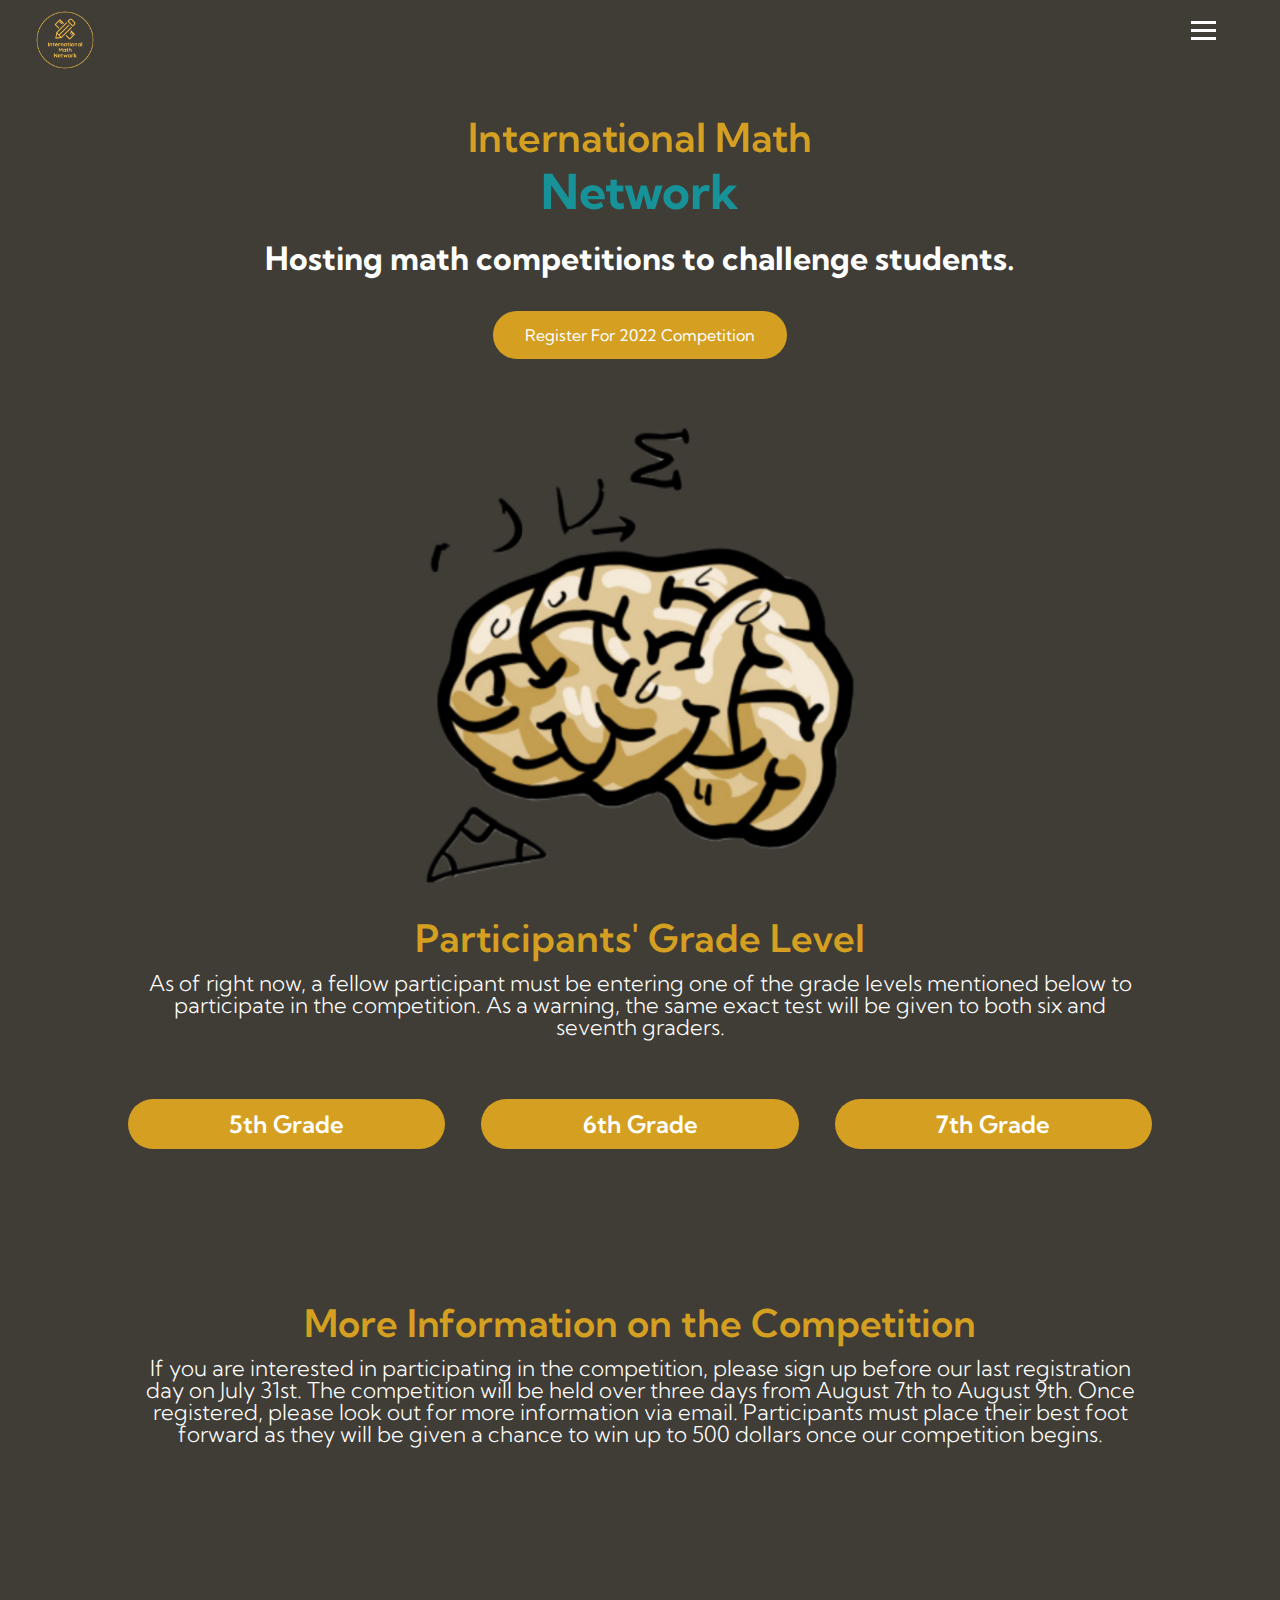
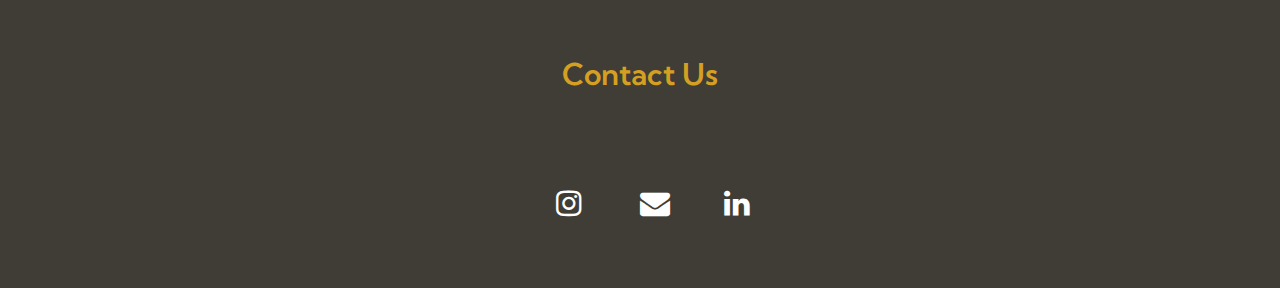
<file: index.html>
<!DOCTYPE html>
<html lang="en">
<head>
    <meta charset="UTF-8">
    <meta name="viewport" content="with=device-width, intial-scale=1.0">
    <title>International Math Network</title>
    <link rel="stylesheet" href="styles.css">
    <link rel="stylesheet" rel="stylesheet" href="https://use.fontawesome.com/releases/v5.14.0/css/all.css" integrity="shazus-HzLeBuhoNPS15KYn)x0BT+WB00EEqLpro+Bkkk5gbc67FTaL7XIGa2w1L0Xbgc" crossorigin="anonymous"/>
    <link rel="preconnect" href="https://fonts.googleapis.com">
<link rel="preconnect" href="https://fonts.gstatic.com" crossorigin>
<link href="https://fonts.googleapis.com/css2?family=Kumbh+Sans:wght@400;700&display=swap" rel="stylesheet">
<link rel="stylesheet" href="https://stackpath.bootstrapcdn.com/font-awesome/4.7.0/css/font-awesome.min.css">
</head>
<body>
    <nav class="navbar">
        <div class="navbar_container">
            <a href="/" id="navbar_logo"><img src="images/logo.png" class="logo"></a>
            <div class="navbar_toggle" id="mobile-menu">
                <span class="bar"></span>
                <span class="bar"></span>
                <span class="bar"></span>
            </div>
            <ul class="navbar_menu">
                <li class="navbar_item">
                    <a href="index.html" class="navbar_links">Home</a>
                </li>
                <li class="navbar_item">
                    <a href="aboutus.html" class="navbar_links">Team</a>
                </li>
                <li class="navbar_btn">
                    <a href="signup.html" class="button">Sign Up</a>
                </li>
            </ul>        
        </div>
    </nav>

    <!--Hero Section-->
    <div class="main">
        <div class="main_container">
            <div class="main_content">
                <h1>International Math</h1>
                <h2>Network</h2> 
                <p>Hosting math competitions to challenge students.</p>
                <button class="main_btn"><a href="signup.html">Register For 2022 Competition</a></button>
            </div>
            <div class="main_img-container">
                <img src="images/banner.png" id="main_img">
            </div>
        </div>
    </div>
    <!-----Participant Grade Level------>
    <section class="pGrade">
        <h1>Participants' Grade Level</h1>
        <p>As of right now, a fellow participant must be entering one of the grade levels mentioned below to participate in the competition. As a warning, the same exact test will be given to both six and seventh graders.</p> 
        <div class="row">
            <div class="gradenum">
                <h3>5th Grade</h3>
            </div>
            <div class="gradenum">
                <h3>6th Grade</h3>
            </div>
            <div class="gradenum">
                <h3>7th Grade</h3>
            </div>
        </div>
   </section>


    <!-----More Info------>
    <section class="mInfo">
        <h1>More Information on the Competition</h1>
        <p>If you are interested in participating in the competition, please sign up before our last registration day on <span class="bolded">July 31st</span>. The competition will be held over three days from <span class="bolded">August 7th</span> to <span class="bolded">August 9th</span>. Once registered, please look out for more information via email. Participants must place their best foot forward as they will be given a chance to win  up to 500 dollars once our competition begins. 
        </p> 
   </section>

   <!----Footer----->
   <section class="footer">
        <h4>Contact Us</h4> 
        <div class="icons">
            <a href="https://instagram.com/internationalmathnetwork_?igshid=YmMyMTA2M2Y="><i class="fa fa-instagram"></i></a>
            <a href="mailto:internationalmathnetwork@gmail.com"><i class="fa fa-envelope"></i></a>
            <a href="https://www.linkedin.com/in/international-math-network-a4a00a245/"><i class="fa fa-linkedin"></i></a>
        </div>
   </section>

    <script src="app.js"></script>
</body>
</html>
</file>
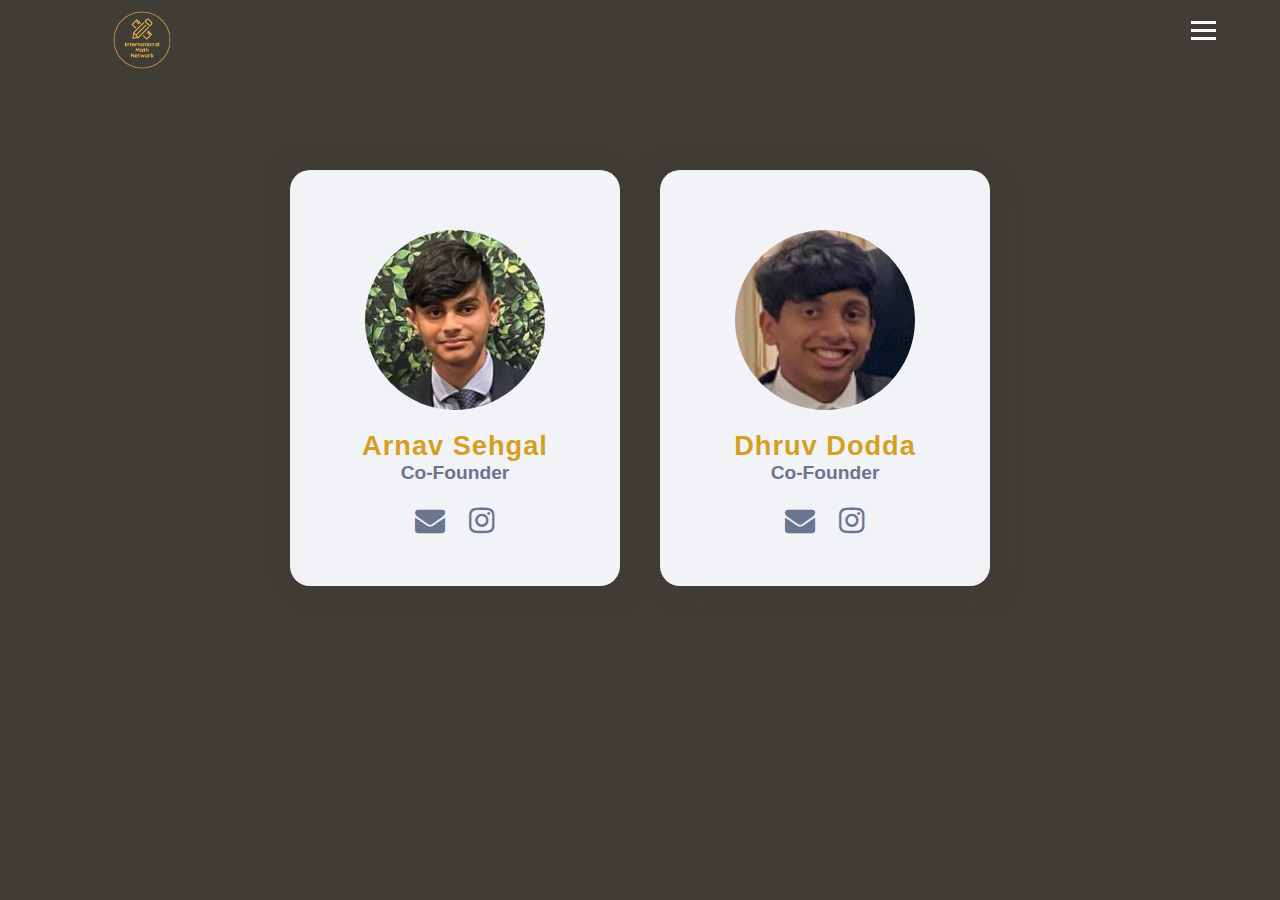
<file: aboutus.html>
<!DOCTYPE html>
<html>
    <head>
        <meta name = "viewport" content="with=device-width, intial-scale=1.0">
        <title>About Us - International Math Network</title>
        <link rel="stylesheet" href="aboutus.css">
        <link rel="stylesheet" href="https://stackpath.bootstrapcdn.com/font-awesome/4.7.0/css/font-awesome.min.css">
        <link rel="preconnect" href="https://fonts.gstatic.com" crossorigin>
        <link href="https://fonts.googleapis.com/css2?family=Kumbh+Sans:wght@400;700&display=swap" rel="stylesheet">
    </head>
    <body>
        
        <nav class="navbar">
            <div class="navbar_container">
                <a href="/" id="navbar_logo"><img src="images/logo.png" class="logo"></a>
                <div class="navbar_toggle" id="mobile-menu">
                    <span class="bar"></span>
                    <span class="bar"></span>
                    <span class="bar"></span>
                </div>
                <ul class="navbar_menu">
                    <li class="navbar_item">
                        <a href="index.html" class="navbar_links">Home</a>
                    </li>
                    <li class="navbar_item">
                        <a href="aboutus.html" class="navbar_links">Team</a>
                    </li>
                    <li class="navbar_btn">
                        <a href="signup.html" class="button">Sign Up</a>
                    </li>
                </ul>        
            </div>
        </nav>
        <section>    
        <div class="container">
                <div class="card">
                    <div class="content">
                        <div class="imgBx">
                            <img src="images/arnav.png" alt="">
                        </div>
                        <div class="contentBx">
                            <h4>Arnav Sehgal</h4>
                            <h5>Co-Founder</h5>
                        </div>
                        <div class="sci">
                            <a href="mailto:arnavseh@gmail.com"><i class="fa fa-envelope" aria-hidden="true"></i></a>
                            <a href="https://instagram.com/arnavsehgal1?utm_medium=copy_link"><i class="fa fa-instagram" aria-hidden="true"></i></a>
                        </div>
                    </div>
                </div>
                <section> 
                <div class="card1">
                    <div class="content">
                        <div class="imgBx">
                            <img src="images/dhruv.png" alt="">
                        </div>
                        <div class="contentBx">
                            <h4>Dhruv Dodda</h4>
                            <h5>Co-Founder</h5>
                        </div>
                        <div class="sci">
                            <a href="mailto:megadhruv07@gmail.com"><i class="fa fa-envelope" aria-hidden="true"></i></a>
                            <a href="https://instagram.com/dhruvd_0927?utm_medium=copy_link"><i class="fa fa-instagram" aria-hidden="true"></i></a>
                        </div>
                    </div>
                </div>
            </section>
            </div>
        </section>    
        <script src="app.js"></script>

    </body> 
</html>
</file>
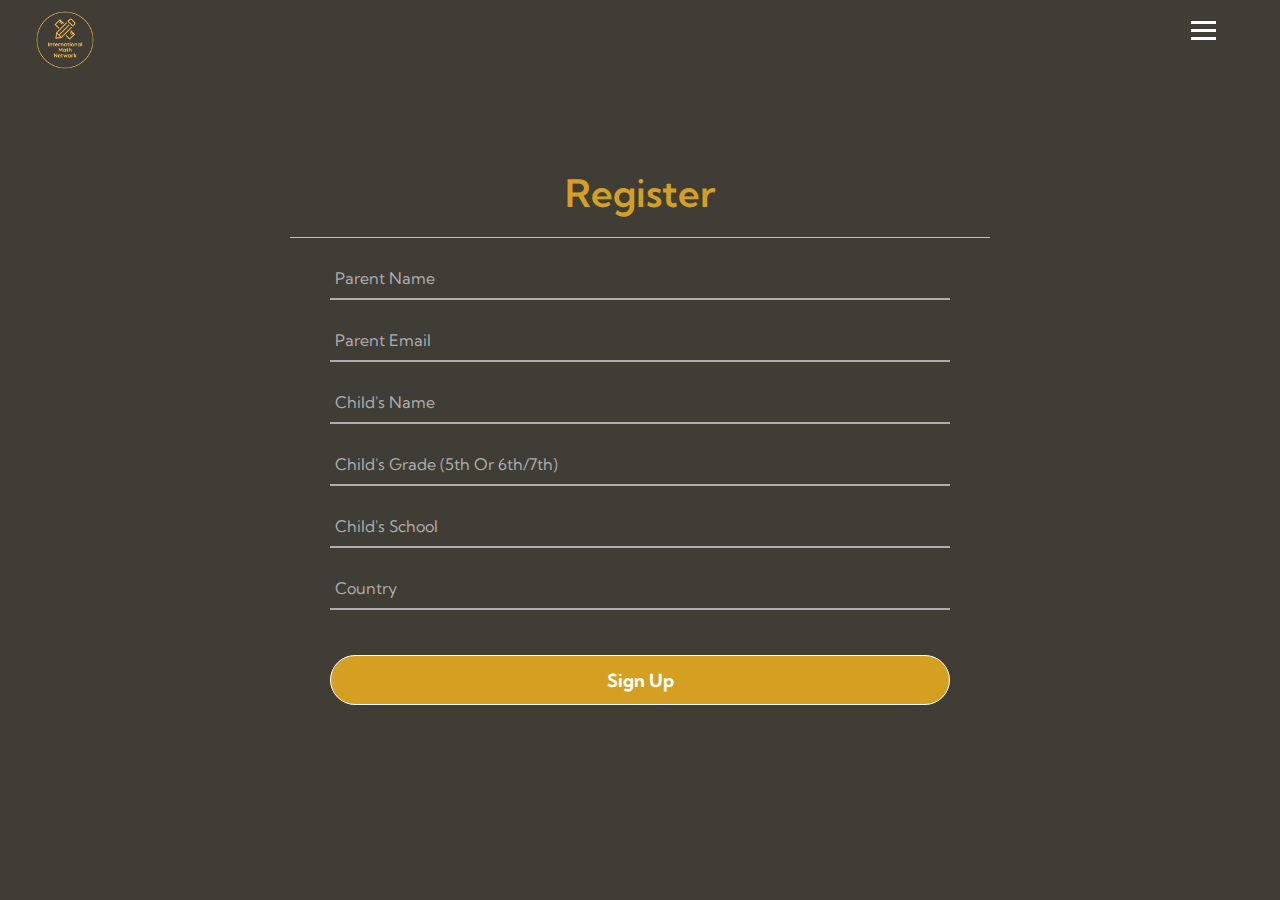
<file: signup.html>
<!DOCTYPE html>
<html lang="en">
<head>
    <meta charset="UTF-8">
    <meta name="viewport" content="with=device-width, intial-scale=1.0">
    <title>Sign Up - International Math Network</title>
    <link rel="stylesheet" href="styles.css">
    <link rel="stylesheet" rel="stylesheet" href="https://use.fontawesome.com/releases/v5.14.0/css/all.css" integrity="shazus-HzLeBuhoNPS15KYn)x0BT+WB00EEqLpro+Bkkk5gbc67FTaL7XIGa2w1L0Xbgc" crossorigin="anonymous"/>
<link rel="preconnect" href="https://fonts.gstatic.com" crossorigin>
<link href="https://fonts.googleapis.com/css2?family=Kumbh+Sans:wght@400;700&display=swap" rel="stylesheet">
</head>
<body>
    <nav class="navbar">
        <div class="navbar_container">
            <a href="/" id="navbar_logo"><img src="images/logo.png" class="logo"></a>
            <div class="navbar_toggle" id="mobile-menu">
                <span class="bar"></span>
                <span class="bar"></span>
                <span class="bar"></span>
            </div>
            <ul class="navbar_menu">
                <li class="navbar_item">
                    <a href="index.html" class="navbar_links">Home</a>
                </li>
                <li class="navbar_item">
                    <a href="aboutus.html" class="navbar_links">Team</a>
                </li>
                <li class="navbar_btn">
                    <a href="signup.html" class="button">Sign Up</a>
                </li>
            </ul>        
        </div>
    </nav>
    <div class="center">
        <h1>Register</h1>
        <form method="post" id="frmsubmit"
        method="POST"   
        action="https://script.google.com/macros/s/AKfycbysiW1T8gM9rrapX6WWnNOS38o5L6LDh4PdBU02gm0ARSZXu9IpJ5W98qpwb8rEC6pIqQ/exec"
        >
        <div class="txt_field">
            <input type="text" name="Parent Name" required>
            <span></span>
            <label>Parent Name</label>
        </div>
        <div class="txt_field">
            <input type="text" name="Parent Email" required>
            <span></span>
            <label>Parent Email</label>
        </div>
        <div class="txt_field">
            <input type="text" name="Child's Name" required>
            <span></span>
            <label>Child's Name</label>
        </div>
        <div class="txt_field">
            <input type="text" name="Child's Grade" required>
            <span></span>
            <label>Child's Grade (5th Or 6th/7th)</label>
        </div>
        <div class="txt_field">
            <input type="text" name="Child's School" required>
            <span></span>
            <label>Child's School</label>
        </div>
        <div class="txt_field">
            <input type="text" name="Country" required>
            <span></span>
            <label>Country</label>
        </div>
        <input type="submit" value="Sign Up">
        </form>

    </div>
    <script src="app.js"></script>
</body>
</html>
</file>
<file: styles.css>
*{
    box-sizing: border-box;
    margin: 0;
    padding: 0;
    font-family: 'Kumbh Sans', sans-serif;
}
body{
    background: rgb(64, 61, 54);
}
.navbar{
    background: rgb(64, 61, 54);
    height: 80px;
    display: flex;
    justify-content: center;
    align-items: center;
    font-size: 1.2rem;
    position: sticky;
    top: 0;
    z-index: 999;
}

.navbar_container{
    display: flex;
    justify-content: space-between;
    height: 80px;
    z-index: 1;
    width: 100%;
    max-width: 1300px;
    margin: 0 auto;
    padding: 0 50px;
}

#navbar_logo{
    display: flex;
    align-items: center;
    cursor: pointer;
    width: 8px;
}
.logo{
    width: 80px;
}
.navbar_menu{
    display: flex;
    align-items: center;
    list-style: none;
    text-align: center;
}
.navbar_items{
    height: 80px;
}
.navbar_links{
    color: white;
    display: flex;
    align-items: center;
    justify-content: center;
    text-decoration: none;
    padding: 0 1rem;
    height: 100%;
}
.navbar_btn{
    display: flex;
    justify-content: center;
    align-items: center;
    padding: 0 1rem;
    width: 100%;
}
.button{
    display: flex;
    justify-content: center;
    align-items: center;
    text-decoration: none;
    padding: 10px 20px;
    height: 100%;
    width: 100%;
    border: none;
    outline: none;
    border-radius: 4px;
    background:  #D5A021;
    color: white;
}
.button:hover{
    background: #179299;
    transition: all 0.3s ease;
}
.navbar_links{
    color: white;
    transition: all 0.3s ease;
}
@media screen and (max-width: 1300px){
    .navbar_container{
        display: flex;
        justify-content: space-between;
        height: 80px;
        z-index: 1;
        width: 100%;
        max-width: 1300px;
        padding: 0;
    }
    .navbar_menu{
        display: grid;
        grid-template-columns: auto;
        margin: 0;
        width: 100%;
        position: absolute;
        top: -1000px;
        opacity: 0;
        transition: all 0.5s ease;
        height: 50vh;
        z-index: -1;
    }
.navbar_menu.active{
        background: rgb(64, 61, 54);
        top: 100%;
        opacity: 1;
        transition: all 0.5s ease;
        z-index: 99;
        height: 50vh;
        font-size: 1.6rem;
    }
    #navbar_logo{
        padding-left:25px;

    }
    .navbar_toggle .bar{
        width: 25px;
        height: 3px;
        margin: 5px auto;
        transition: all 0.3s ease-in-out;
        background: white;
    }
    .navbar_links{
        text-align: center;
        padding: 2rem;
        width: 100%;
        display: table;
    }
    #mobile-menu{
        position: absolute;
        top: 20%;
        right: 5%;
        transition: translate(5%, 20%);
    }
    .navbar_btn{
        padding-bottom: 2rem;
    }
    .button{
        display: flex;
        justify-content: center;
        align-items: center;
        width: 80%;
        height: 80px;
        margin: 0;
    }
    .navbar_toggle .bar{
        display: block;
        cursor: pointer;
    }
    #mobile-menu.is-active .bar:nth-child(2){
        opacity: 0;
    }
    #mobile-menu.is-active .bar:nth-child(1){
        transform: translateY(8px) rotate(45deg);
    }
    #mobile-menu.is-active .bar:nth-child(3){
        transform: translateY(-8px) rotate(-45deg);
    }
}

/* Hero Section Css*/
.main{
    background-color: rgb(64, 61, 54);
}
.main_container{
    display: grid;
    grid-template-columns: 1000fr 1000fr;
    align-items: center;
    justify-content: center;
    margin: 0 auto;
    height: 90vh;
    background-color: rgb(64, 61, 54);
    z-index: 1;
    width: 100%;
    max-width: 1300px;
    padding: 0 50px;
}
.main_content h1{
    font-size: 4rem;
    background-color: #D5A021;
    background-image: linear-gradient(to top, #D5A021 0%);
    -webkit-background-clip: text;
    -moz-background-clip: text;
    -webkit-text-fill-color: transparent;
    -moz-text-fill-color: transparent;
}
.main_content h2{
    font-size: 4rem;
    background-color: #179299;
    background-image: linear-gradient(to top, #179299 0%);
    -webkit-background-clip: text;
    -moz-background-clip: text;
    -webkit-text-fill-color: transparent;
    -moz-text-fill-color: transparent;
}
.main_content p{
    margin-top: 1rem;
    font-size: 2rem;
    font-weight: 700;
    color: white;
}
.main_btn{
    font-size: 1rem;
    background: #D5A021;
    padding: 14px 32px;
    border: none;
    border-radius: 27px;
    color: #D5A021;
    margin-top: 2rem;
    cursor: pointer;
    position: relative;
    transition: all 0.35s;
    outline: none;
}
.main_btn a{
    position: relative;
    z-index: 2;
    color: white;
    text-decoration: none;
}
.main_btn::after{
    position: absolute;
    content: '';
    top: 0;
    left: 0;
    width: 0;
    height: 100%;
    background: #179299;
    transition: all 0.35s;
    border-radius: 27px;
}
.main_btn:hover{
    color: #179299;
}
.main_btn:hover:after{
    width: 100%
}
.main_img-container{
    text-align: center;
}
#main_img{
    height: 100%;
    width: 100%;
}
/*Mobile Responsive*/
@media screen and (max-width: 1300px){
    #main_img{
        height: 80%;
        width: 80%;
    }
    .main_container{
        display: grid;
        grid-template-columns: auto;
        align-items: center;
        justify-self: center;
        width: 100%;
        margin: 0 auto;
        height: 90vh;
    }
    .main_content{
        text-align: center;
        margin-bottom: 4rem;
    }
    .main_content h1{
        font-size: 2.5rem;
        margin-top: 2rem;
    }
    .main_content h2{
        font-size: 3rem;
    }
    .main-content p{
        margin-top: 1rem;
        font-size: 1.5rem;
    }
    .center{
        display: auto;
        width: 400px;
    }
}
@media screen and (max-width: 460px){
    .main_content h1{
        font-size: 2rem;
        margin-top: 3rem;
    }
    .main_content h2{
        font-size: 2rem;
    }
    .main-content p{
        margin-top: 2rem;
        font-size: 1.5rem;
    }
    .main_btn{
        padding: 12px 36px;
        margin: 2.5rem 0;
    }
    .center{
        display: auto;
        width: 150px;
    }
}

.center{
    position: absolute;
    top: 50%;
    left: 50%;
    transform: translate(-50%, -50%);
    width: 700px;
    border-radius: 20px;
}
.center h1{
    color: #D5A021;
    text-align: center;
    padding: 0 0 20px 0;
    border-bottom: 1px solid silver;
}
.center form{
    padding: 0 40px;
    box-sizing: border-box;
}
form .txt_field{
    position: relative;
    border-bottom: 2px solid #adadad;
    margin: 20px 0;
}
.txt_field input{
    width: 100%;
    padding: 0 5px;
    height: 40px;
    font-size: 16px;
    border: none;
    outline: none;
    background-color:rgb(64, 61, 54);
    ;
}
.txt_field label{
    position: absolute;
    top: 50%;
    left: 5px;
    color: #adadad;
    transform: translateY(-50%);
    font-size: 16px;
    pointer-events: none;
    transform: .5s;
}
.txt_field span::before{
    content: '';
    position: absolute;
    top: 40px;
    left: 0;
    width: 0%;
    height: 2px;
    background: #D5A021;
    transition: .5s;
}
.txt_field input:focus ~ label,
.txt_field input:valid ~ label{
    top: -5px;
    color: #D5A021;
}
.txt_field input:focus ~ span::before,
.txt_field input:valid ~ span::before{
    width: 100%;

}
input[type="submit"]{
    width: 100%;
    height: 50px;
    border: 1px solid;
    background: #D5A021;
    border-radius: 25px;
    font-size: 18px;
    color: white;
    font-weight: 700;
    cursor: pointer;
    outline: none;
    margin: 25px 0;
}
input[type="submit"]:hover{
    border-color: #D5A021;
    transition: .5s;
}
/*-------pGrade--------*/

.pGrade{
    width: 80%;
    margin: auto;
    text-align: center;
    padding-top: 25px;
}
h1{
    font-size: 38px;
    font-weight: 600;
    color: white;
}
p{
    color: white;
    font-size: 18px;
    font-weight: 300;
    line-height: 22px;
    padding: 10px;
}
.row{
    margin-top: 5%;
    display: flex;
    justify-content: space-between;
}
.gradenum{
    flex-basis: 31%;
    background: #D5A021;
    border-radius: 65px;
    margin-bottom: 5%;
    padding: 10px 5px;
    box-sizing: border-box;
    transition: 0.5s;
}
h3{
    color: white;
    font-size: 24px;
    font-weight: 600;
}
.gradenum:hover{
    box-shadow: 0 0 20px 0px rgba(255, 255, 255, 0.4);
}
@media(max-width: 700px){
    .row{
        flex-direction: column;
    }
    .pGrade{
        padding-top: .001px;
    }
}
/*-------mInfo--------*/
.mInfo{
    width: 80%;
    margin: auto;
    text-align: center;
    padding-top: 100px;
}
h1{
    font-size: 38px;
    font-weight: 600;
    color: #D5A021;
}
p{
    font-size: 22px;
}
@media(max-width: 700px){
    .row{
        flex-direction: column;
    }
    .mInfo{
        padding-top: .001px;
    }
}

/*-------Footer--------*/

.footer{
    width: 100%;
    text-align: center;
    padding: 30px 0;
    padding-top: 180px;
}
.footer h4{
    margin-bottom: 25px;
    margin-top: 20px;
    font-weight: 600;
    color: #D5A021;
    font-size: 30px;
}
.footer .fa {
    padding: 20px;
    font-size: 30px;
    width: 20px;
    text-align: center;
    text-decoration: none;
    margin: 50px 20px;
    border-radius: 50%;
    height: 20px;
  
  }
 .fa-linkedin {
    color: white;
  }
  .fa-instagram {
    
    color: white;
  }
  
  .fa-envelope {
    color: white;
    size: 100px;
    text-align: center;
    display: grid;
  }
</file>
<file: aboutus.css>
*
{
   margin: 0;
   padding: 0;
   box-sizing: border-box;
}
body{
    margin: 0;
    padding: 0;
    font-family: sans-serif;
    height: 100vh;
    overflow: hidden;
    background: rgb(64, 61, 54);
    position: relative;
}
nav{
   padding: 2% 6%;
   display: flex;
   align-items: center;
   justify-content: space-between;
}
.logo{
   width: 100px;
}
.nav-links{
   flex: 1;
   text-align: right;
}
.nav-links ul li{
   display: inline-block;
   list-style: none;
   position: relative;
   padding: 8px 12px; 
}
.nav-links ul li a{
   text-decoration: none;
   color: white;
   padding: 10px;
  
}

section .container
{
   display: flex;
   justify-content: center;
   align-items: center;
   flex-wrap: wrap;
   box-sizing: border-box;
   padding: 70px;
}
section .container .card
{
   width: 330px;
   height: 416px;
   padding: 60px 30px;
   margin: 20px;
   background: #f2f3f7;
   box-shadow: 0.6em 0.6em 1.2em rgb(64, 61, 54),
               -0.5em -0.5em 1em rgb(64, 61, 54);
   border-radius: 20px;
}
section .container .card1
{
   width: 330px;
   height: 416px;
   padding: 60px 30px;
   margin: 20px;
   background: #f2f3f7;
   box-shadow: 0.6em 0.6em 1.2em rgb(64, 61, 54),
               -0.5em -0.5em 1em rgb(64, 61, 54);
   border-radius: 20px;
}
section .container .card .content
{
   display: flex;
   justify-content: center;
   align-items: center;
   flex-direction: column;
}
section .container .card1 .content
{
   display: flex;
   justify-content: center;
   align-items: center;
   flex-direction: column;
}
section .container .card .content .imgBx
{
   width: 180px;
   height: 180px;
   border-radius: 50%;
   position: relative;
   margin-bottom: 20px;
   overflow: hidden;
}
section .container .card1 .content .imgBx
{
   width: 180px;
   height: 180px;
   border-radius: 50%;
   position: relative;
   margin-bottom: 20px;
   overflow: hidden;
}
section img
{
   position: absolute;
   top: 0px;
   left: 0;
   width: 100%;
   height: 100%;
   object-fit: cover;
}
section .container .card .content .contentBx h4
{
   color: #D5A021;
   font-size: 1.7rem;
   font-weight: bold;
   text-align: center;
   letter-spacing: 1px;
}
section .container .card1 .content .contentBx h4
{
   color: #D5A021;
   font-size: 1.7rem;
   font-weight: bold;
   text-align: center;
   letter-spacing: 1px;
}
section .container .card .content .contentBx h5
{
   color: #6c758f;
   font-size: 1.2rem;
   font-weight: bold;
   text-align: center;
}
section .container .card1 .content .contentBx h5
{
   color: #6c758f;
   font-size: 1.2rem;
   font-weight: bold;
   text-align: center;
}
section .container .card .content .sci
{
   margin-top: 20px;
}
section .container .card1 .content .sci
{
   margin-top: 20px;
}
section .container .card .content .sci a
{
   text-decoration: none;
   color: #6c758f;
   font-size: 30px;
   margin: 10px;
   transition: color 0.4s;
}
section .container .card1 .content .sci a
{
   text-decoration: none;
   color: #6c758f;
   font-size: 30px;
   margin: 10px;
   transition: color 0.4s;
}
section .container .card .content .sci a:hover
{
   color: #D5A021;
}
section .container .card1 .content .sci a:hover
{
   color: #D5A021;
}
nav .fa{
   display: none;
}
.navbar{
    background: rgb(64, 61, 54);
    height: 80px;
    display: flex;
    justify-content: center;
    align-items: center;
    font-size: 1.2rem;
    position: sticky;
    top: 0;
    z-index: 999;
}

.navbar_container{
    display: flex;
    justify-content: space-between;
    height: 80px;
    z-index: 1;
    width: 100%;
    max-width: 1300px;
    margin: 0 auto;
    padding: 0 50px;
}

#navbar_logo{
    display: flex;
    align-items: center;
    cursor: pointer;
    width: 8px;
}
.logo{
    width: 80px;
}
.navbar_menu{
    display: flex;
    align-items: center;
    list-style: none;
    text-align: center;
}
.navbar_items{
    height: 80px;
}
.navbar_links{
    color: white;
    display: flex;
    align-items: center;
    justify-content: center;
    text-decoration: none;
    padding: 0 1rem;
    height: 100%;
}
.navbar_btn{
    display: flex;
    justify-content: center;
    align-items: center;
    padding: 0 1rem;
    width: 100%;
}
.button{
    display: flex;
    justify-content: center;
    align-items: center;
    text-decoration: none;
    padding: 10px 20px;
    height: 100%;
    width: 100%;
    border: none;
    outline: none;
    border-radius: 4px;
    background:  #D5A021;
    color: white;
}
.button:hover{
    background: #179299;
    transition: all 0.3s ease;
}
.navbar_links{
    color: white;
    transition: all 0.3s ease;
}
@media screen and (max-width: 1300px){
    body{
        overflow-y: scroll;
    }
    .navbar_container{
        display: flex;
        justify-content: space-between;
        height: 80px;
        z-index: 1;
        width: 100%;
        max-width: 1300px;
        padding: 0;
    }
    .navbar_menu{
        display: grid;
        grid-template-columns: auto;
        margin: 0;
        width: 100%;
        position: absolute;
        top: -1000px;
        opacity: 0;
        transition: all 0.5s ease;
        height: 50vh;
        z-index: -1;
    }
.navbar_menu.active{
        background: rgb(64, 61, 54);
        top: 100%;
        opacity: 1;
        transition: all 0.5s ease;
        z-index: 99;
        height: 50vh;
        font-size: 1.6rem;
    }
    #navbar_logo{
        padding-left:25px;

    }
    .navbar_toggle .bar{
        width: 25px;
        height: 3px;
        margin: 5px auto;
        transition: all 0.3s ease-in-out;
        background: white;
    }
    .navbar_links{
        text-align: center;
        padding: 2rem;
        width: 100%;
        display: table;
    }
    #mobile-menu{
        position: absolute;
        top: 20%;
        right: 5%;
        transition: translate(5%, 20%);
    }
    .navbar_btn{
        padding-bottom: 2rem;
    }
    .button{
        display: flex;
        justify-content: center;
        align-items: center;
        width: 80%;
        height: 80px;
        margin: 0;
    }
    .navbar_toggle .bar{
        display: block;
        cursor: pointer;
    }
    #mobile-menu.is-active .bar:nth-child(2){
        opacity: 0;
    }
    #mobile-menu.is-active .bar:nth-child(1){
        transform: translateY(8px) rotate(45deg);
    }
    #mobile-menu.is-active .bar:nth-child(3){
        transform: translateY(-8px) rotate(-45deg);
    }
}
</file>
